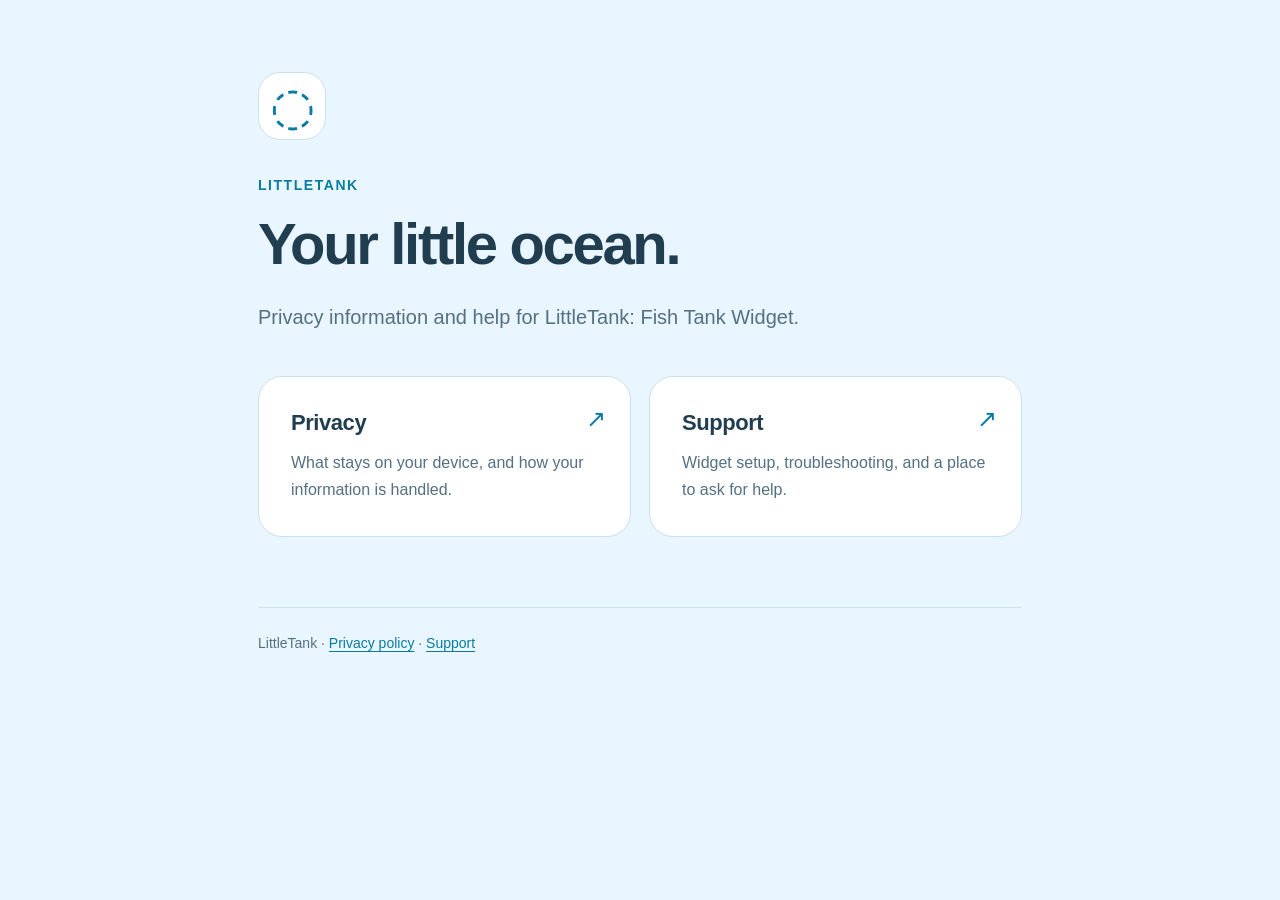
<file: index.html>
<!doctype html>
<html lang="en">
<head>
  <meta charset="utf-8">
  <meta name="viewport" content="width=device-width, initial-scale=1">
  <meta name="description" content="Privacy information and support for LittleTank: Fish Tank Widget.">
  <meta name="color-scheme" content="light dark">
  <title>LittleTank — Privacy &amp; Support</title>
  <link rel="stylesheet" href="styles.css">
</head>
<body>
  <main>
    <div class="mark" aria-hidden="true">◌</div>
    <p class="eyebrow">LittleTank</p>
    <h1>Your little ocean.</h1>
    <p class="intro">Privacy information and help for LittleTank: Fish Tank Widget.</p>
    <nav class="cards" aria-label="LittleTank information">
      <a class="card" href="privacy/"><span class="symbol" aria-hidden="true">↗</span><h2>Privacy</h2><p>What stays on your device, and how your information is handled.</p></a>
      <a class="card" href="support/"><span class="symbol" aria-hidden="true">↗</span><h2>Support</h2><p>Widget setup, troubleshooting, and a place to ask for help.</p></a>
    </nav>
    <footer>LittleTank · <a href="privacy/">Privacy policy</a> · <a href="support/">Support</a></footer>
  </main>
</body>
</html>
</file>
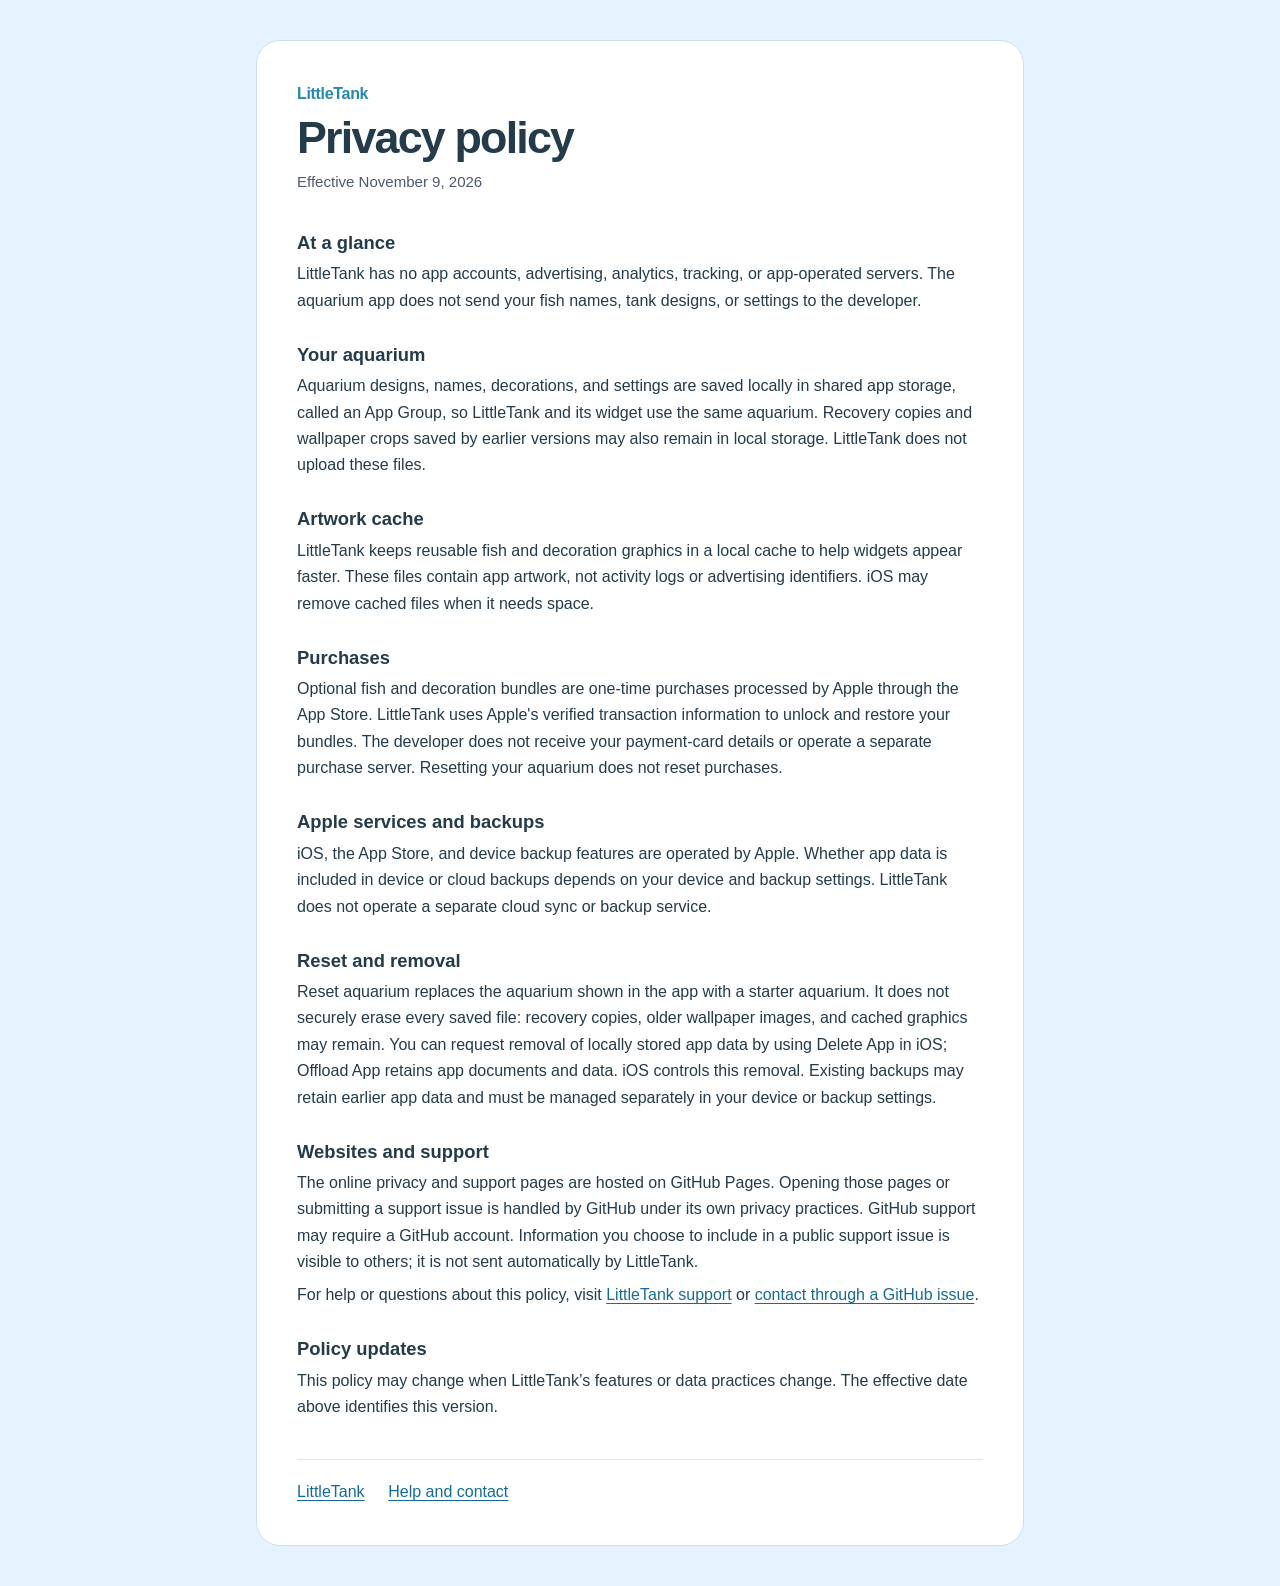
<file: privacy/index.html>
<!doctype html>
<html lang="en">
<head>
  <meta charset="utf-8">
  <meta name="viewport" content="width=device-width, initial-scale=1">
  <meta name="description" content="LittleTank privacy policy: local aquarium storage, widget artwork, backups, removal, and support.">
  <meta name="color-scheme" content="light">
  <title>LittleTank Privacy Policy</title>
  <style>
    :root { color-scheme: light; font-family: -apple-system, BlinkMacSystemFont, "Segoe UI", sans-serif; color: #243b49; background: #e4f3ff; }
    * { box-sizing: border-box; }
    body { margin: 0; line-height: 1.65; }
    main { max-width: 48rem; margin: 2.5rem auto; padding: 2.5rem; background: #fff; border: 1px solid #cbdfea; border-radius: 1.5rem; }
    header { margin-bottom: 2.25rem; }
    .brand { margin: 0 0 .3rem; font-weight: 700; color: #2588b3; letter-spacing: -.02em; }
    h1 { margin: 0; font-size: clamp(2rem, 6vw, 2.8rem); line-height: 1.15; letter-spacing: -.04em; }
    .effective { color: #4e5872; font-size: .94rem; }
    section { margin-top: 1.8rem; }
    h2 { margin: 0 0 .4rem; font-size: 1.15rem; line-height: 1.3; }
    p { margin: .4rem 0 0; }
    a { color: #146b96; text-underline-offset: .16em; }
    a:hover { color: #0b435f; }
    a:focus-visible { outline: 3px solid #243b49; outline-offset: 4px; border-radius: 2px; }
    footer { margin-top: 2.4rem; padding-top: 1.2rem; border-top: 1px solid #dbe7ee; }
    footer a + a { margin-left: 1.2rem; }
    @media (max-width: 560px) { main { margin: 0; padding: 1.6rem; border: 0; border-radius: 0; } }
  </style>
</head>
<body>
  <main>
    <header>
      <p class="brand">LittleTank</p>
      <h1>Privacy policy</h1>
      <p class="effective">Effective <time datetime="2026-11-09">November 9, 2026</time></p>
    </header>

    <section aria-labelledby="overview">
      <h2 id="overview">At a glance</h2>
      <p>LittleTank has no app accounts, advertising, analytics, tracking, or app-operated servers. The aquarium app does not send your fish names, tank designs, or settings to the developer.</p>
    </section>

    <section aria-labelledby="aquarium">
      <h2 id="aquarium">Your aquarium</h2>
      <p>Aquarium designs, names, decorations, and settings are saved locally in shared app storage, called an App Group, so LittleTank and its widget use the same aquarium. Recovery copies and wallpaper crops saved by earlier versions may also remain in local storage. LittleTank does not upload these files.</p>
    </section>

    <section aria-labelledby="artwork">
      <h2 id="artwork">Artwork cache</h2>
      <p>LittleTank keeps reusable fish and decoration graphics in a local cache to help widgets appear faster. These files contain app artwork, not activity logs or advertising identifiers. iOS may remove cached files when it needs space.</p>
    </section>

    <section aria-labelledby="purchases">
      <h2 id="purchases">Purchases</h2>
      <p>Optional fish and decoration bundles are one-time purchases processed by Apple through the App Store. LittleTank uses Apple's verified transaction information to unlock and restore your bundles. The developer does not receive your payment-card details or operate a separate purchase server. Resetting your aquarium does not reset purchases.</p>
    </section>

    <section aria-labelledby="backups">
      <h2 id="backups">Apple services and backups</h2>
      <p>iOS, the App Store, and device backup features are operated by Apple. Whether app data is included in device or cloud backups depends on your device and backup settings. LittleTank does not operate a separate cloud sync or backup service.</p>
    </section>

    <section aria-labelledby="removal">
      <h2 id="removal">Reset and removal</h2>
      <p>Reset aquarium replaces the aquarium shown in the app with a starter aquarium. It does not securely erase every saved file: recovery copies, older wallpaper images, and cached graphics may remain. You can request removal of locally stored app data by using Delete App in iOS; Offload App retains app documents and data. iOS controls this removal. Existing backups may retain earlier app data and must be managed separately in your device or backup settings.</p>
    </section>

    <section aria-labelledby="support">
      <h2 id="support">Websites and support</h2>
      <p>The online privacy and support pages are hosted on GitHub Pages. Opening those pages or submitting a support issue is handled by GitHub under its own privacy practices. GitHub support may require a GitHub account. Information you choose to include in a public support issue is visible to others; it is not sent automatically by LittleTank.</p>
      <p>For help or questions about this policy, visit <a href="https://casstao1.github.io/littletank-site/support/">LittleTank support</a> or <a href="https://github.com/casstao1/littletank-site/issues/new">contact through a GitHub issue</a>.</p>
    </section>

    <section aria-labelledby="updates">
      <h2 id="updates">Policy updates</h2>
      <p>This policy may change when LittleTank’s features or data practices change. The effective date above identifies this version.</p>
    </section>

    <footer>
      <a href="https://casstao1.github.io/littletank-site/">LittleTank</a>
      <a href="https://casstao1.github.io/littletank-site/support/">Help and contact</a>
    </footer>
  </main>
</body>
</html>
</file>
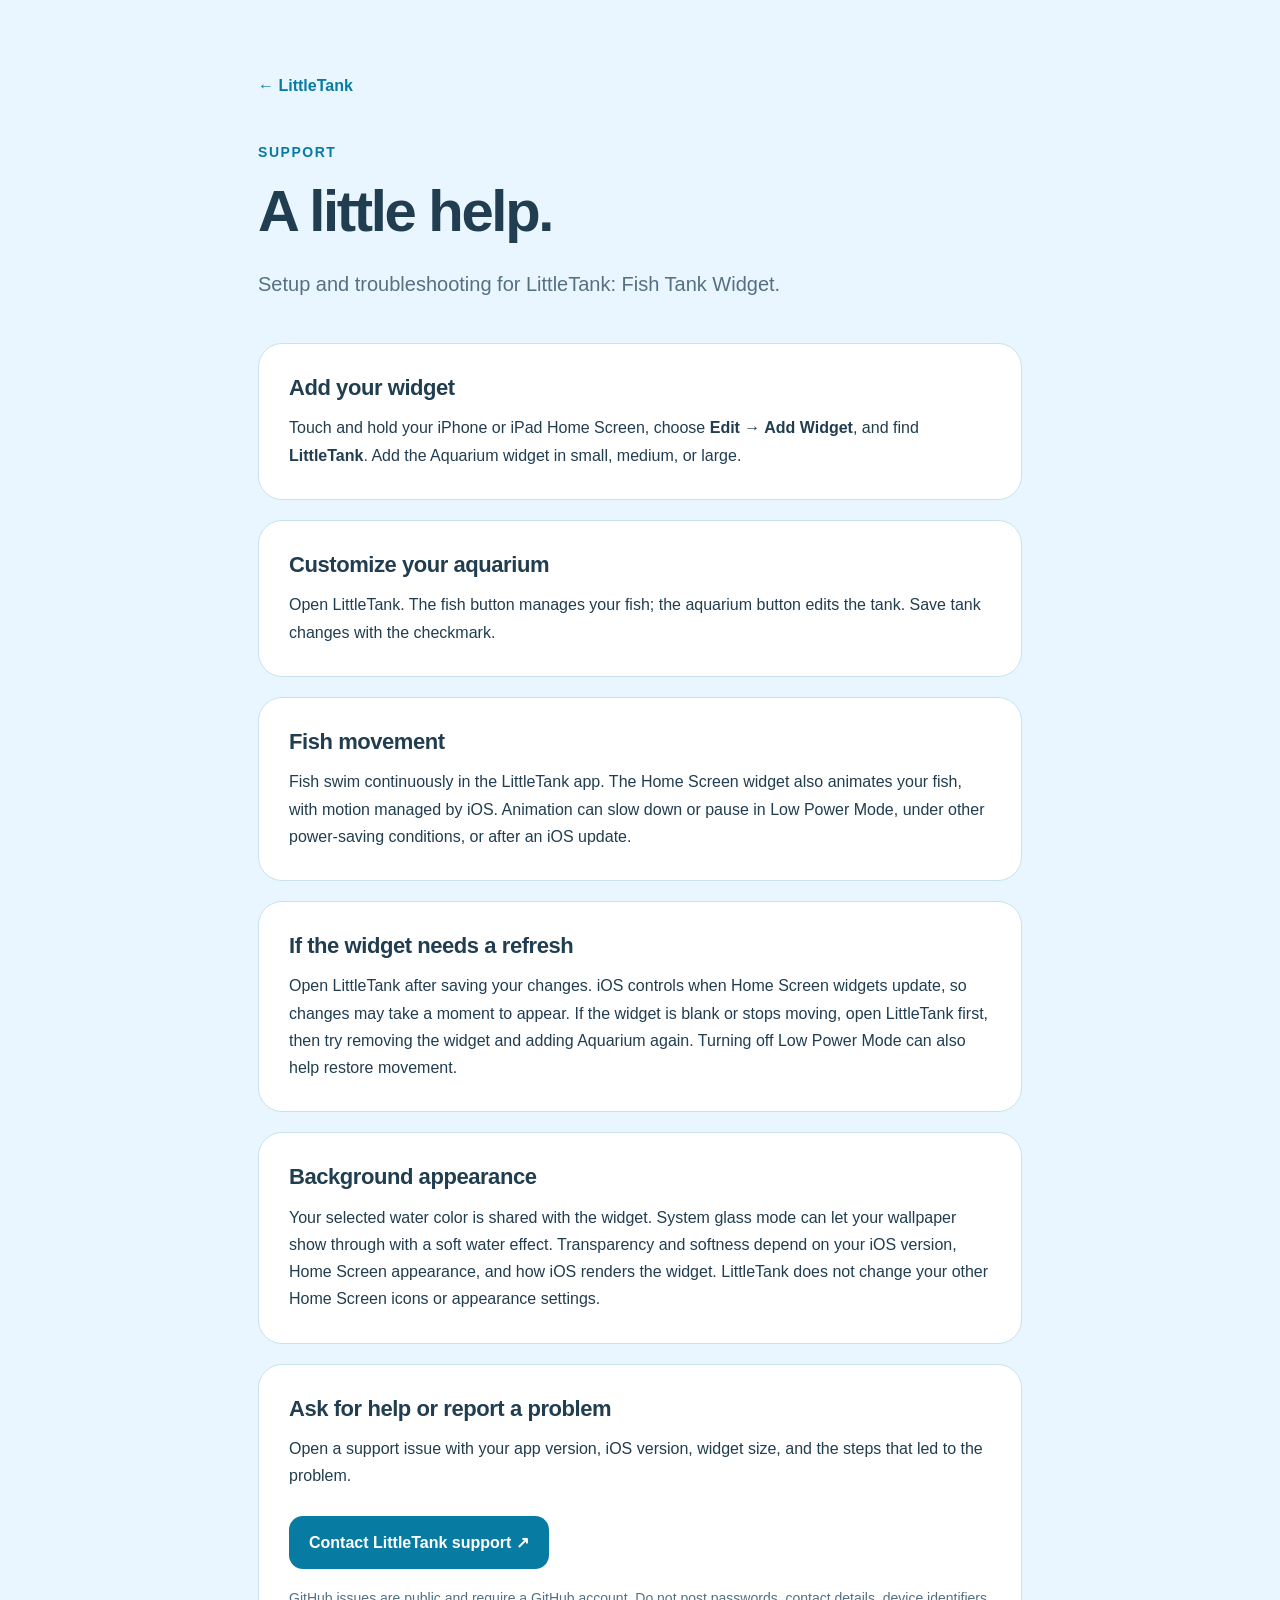
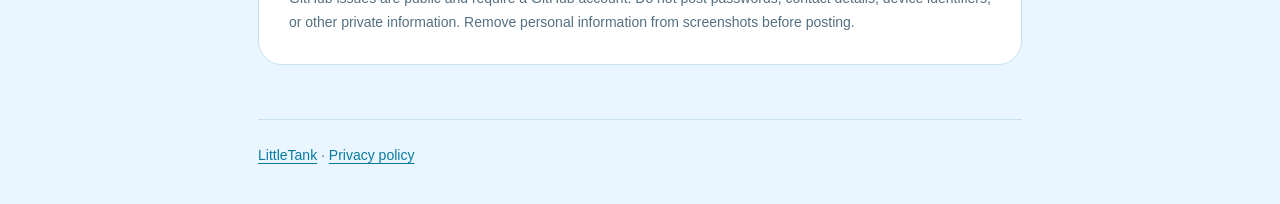
<file: support/index.html>
<!doctype html>
<html lang="en">
<head>
  <meta charset="utf-8">
  <meta name="viewport" content="width=device-width, initial-scale=1">
  <meta name="description" content="Get help with LittleTank: Fish Tank Widget.">
  <meta name="color-scheme" content="light dark">
  <title>LittleTank Support</title>
  <link rel="stylesheet" href="../styles.css">
</head>
<body>
  <main>
    <a class="back" href="../">← LittleTank</a>
    <p class="eyebrow">Support</p>
    <h1>A little help.</h1>
    <p class="intro">Setup and troubleshooting for LittleTank: Fish Tank Widget.</p>
    <section>
      <h2>Add your widget</h2>
      <p>Touch and hold your iPhone or iPad Home Screen, choose <strong>Edit → Add Widget</strong>, and find <strong>LittleTank</strong>. Add the Aquarium widget in small, medium, or large.</p>
    </section>
    <section>
      <h2>Customize your aquarium</h2>
      <p>Open LittleTank. The fish button manages your fish; the aquarium button edits the tank. Save tank changes with the checkmark.</p>
    </section>
    <section>
      <h2>Fish movement</h2>
      <p>Fish swim continuously in the LittleTank app. The Home Screen widget also animates your fish, with motion managed by iOS. Animation can slow down or pause in Low Power Mode, under other power-saving conditions, or after an iOS update.</p>
    </section>
    <section>
      <h2>If the widget needs a refresh</h2>
      <p>Open LittleTank after saving your changes. iOS controls when Home Screen widgets update, so changes may take a moment to appear. If the widget is blank or stops moving, open LittleTank first, then try removing the widget and adding Aquarium again. Turning off Low Power Mode can also help restore movement.</p>
    </section>
    <section>
      <h2>Background appearance</h2>
      <p>Your selected water color is shared with the widget. System glass mode can let your wallpaper show through with a soft water effect. Transparency and softness depend on your iOS version, Home Screen appearance, and how iOS renders the widget. LittleTank does not change your other Home Screen icons or appearance settings.</p>
    </section>
    <section class="contact">
      <h2>Ask for help or report a problem</h2>
      <p>Open a support issue with your app version, iOS version, widget size, and the steps that led to the problem.</p>
      <a class="button" href="https://github.com/casstao1/littletank-site/issues/new">Contact LittleTank support ↗</a>
      <p class="small">GitHub issues are public and require a GitHub account. Do not post passwords, contact details, device identifiers, or other private information. Remove personal information from screenshots before posting.</p>
    </section>
    <footer><a href="../">LittleTank</a> · <a href="../privacy/">Privacy policy</a></footer>
  </main>
</body>
</html>
</file>
<file: styles.css>
:root{color-scheme:light dark;--bg:#eaf6ff;--card:#fff;--ink:#213d50;--muted:#547081;--accent:#087ba2;--line:#c9e2ee}
*{box-sizing:border-box}
body{margin:0;background:var(--bg);color:var(--ink);font-family:-apple-system,BlinkMacSystemFont,"Segoe UI",sans-serif;line-height:1.7}
main{max-width:820px;margin:0 auto;padding:72px 28px 36px}
a{color:var(--accent);text-underline-offset:3px}
a:focus-visible{outline:3px solid var(--accent);outline-offset:5px}
.mark{display:grid;place-items:center;width:68px;height:68px;border:1px solid var(--line);border-radius:22px;background:var(--card);font-size:52px;line-height:1;color:var(--accent);margin-bottom:34px}
.eyebrow{font-size:14px;font-weight:700;letter-spacing:.11em;text-transform:uppercase;color:var(--accent);margin:0 0 14px}
h1{font-size:clamp(36px,7vw,58px);font-weight:650;line-height:1.1;letter-spacing:-.04em;margin:0 0 24px}
h2{font-size:22px;line-height:1.3;letter-spacing:-.02em;margin:0 0 12px}
p{margin:0 0 18px}
.intro{font-size:20px;color:var(--muted);max-width:620px;margin-bottom:42px}
.cards{display:grid;grid-template-columns:1fr 1fr;gap:18px;margin:16px 0 70px}
.card{display:block;position:relative;text-decoration:none;background:var(--card);border:1px solid var(--line);border-radius:24px;padding:32px;color:var(--ink)}
.card:hover{border-color:var(--accent)}
.card p{color:var(--muted);font-size:16px;margin:0}
.symbol{position:absolute;right:24px;top:22px;color:var(--accent);font-size:24px}
section{background:var(--card);border:1px solid var(--line);border-radius:24px;padding:30px;margin-bottom:20px}
section p:last-child{margin-bottom:0}
.back{display:inline-block;margin-bottom:42px;text-decoration:none;font-weight:600}
.button{display:inline-block;background:var(--accent);color:white;border-radius:14px;text-decoration:none;font-weight:650;padding:13px 20px;margin:8px 0 18px}
.small,footer{font-size:14px;color:var(--muted)}
footer{border-top:1px solid var(--line);padding-top:24px;margin-top:54px}
@media(max-width:560px){main{padding:42px 20px 28px}.cards{grid-template-columns:1fr;gap:14px;margin-bottom:44px}.card,section{padding:24px}.intro{font-size:18px}}
@media(prefers-color-scheme:dark){:root{--bg:#101f2a;--card:#192d3c;--ink:#edf7fc;--muted:#b4ccd9;--accent:#72d4ed;--line:#314b5c}.button{color:#102735}}
</file>
